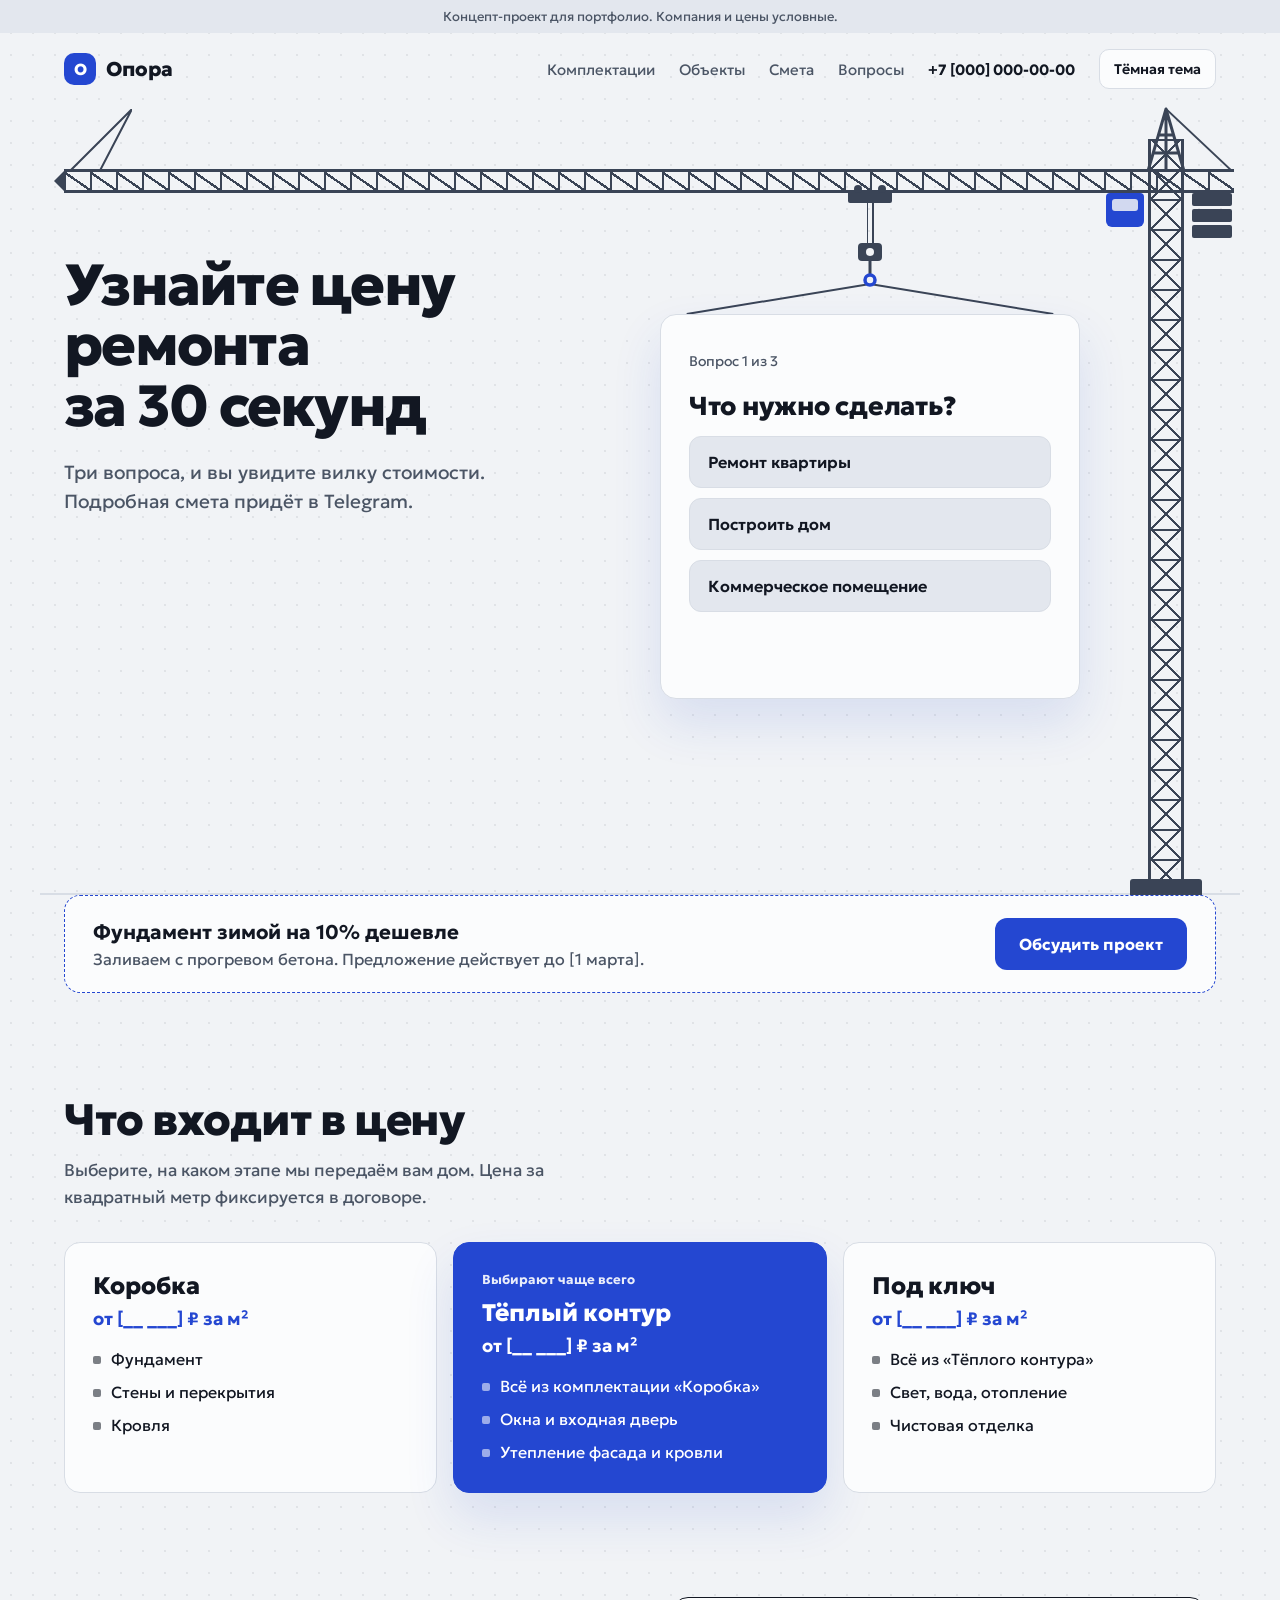
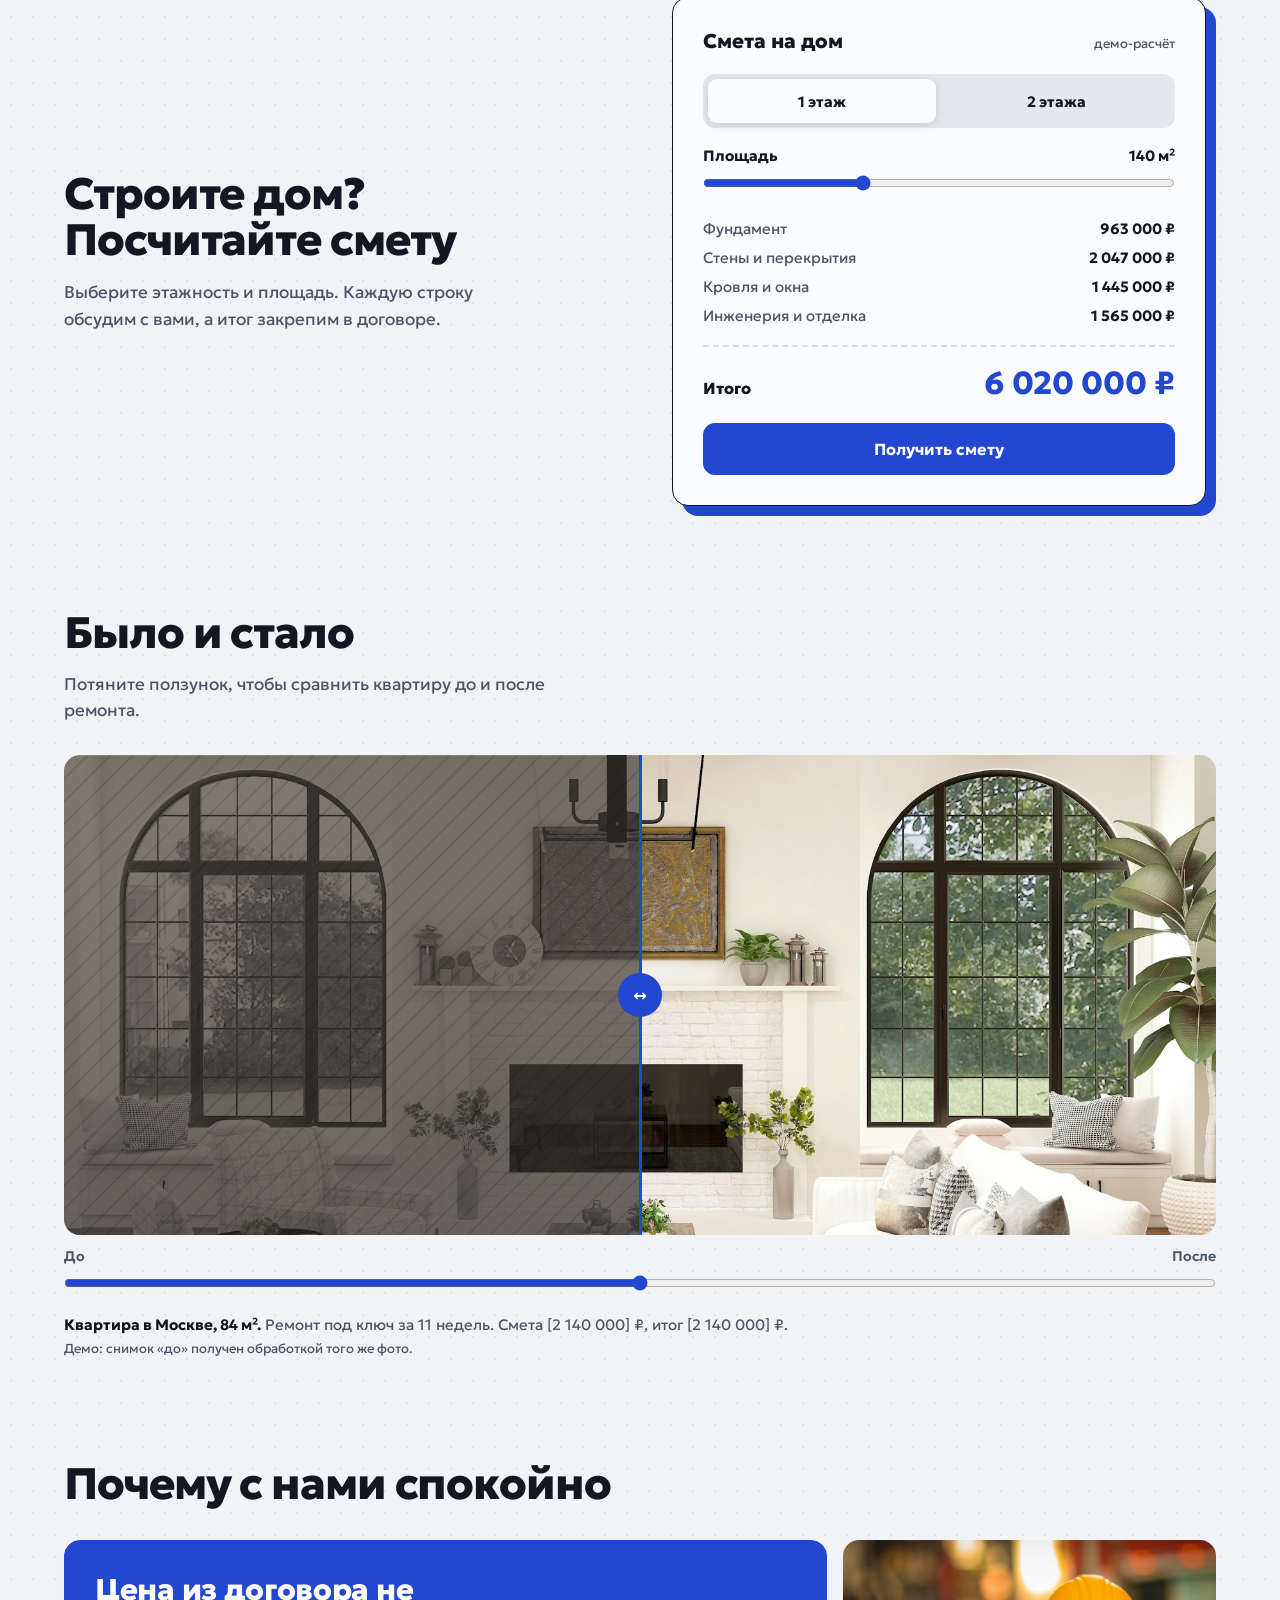
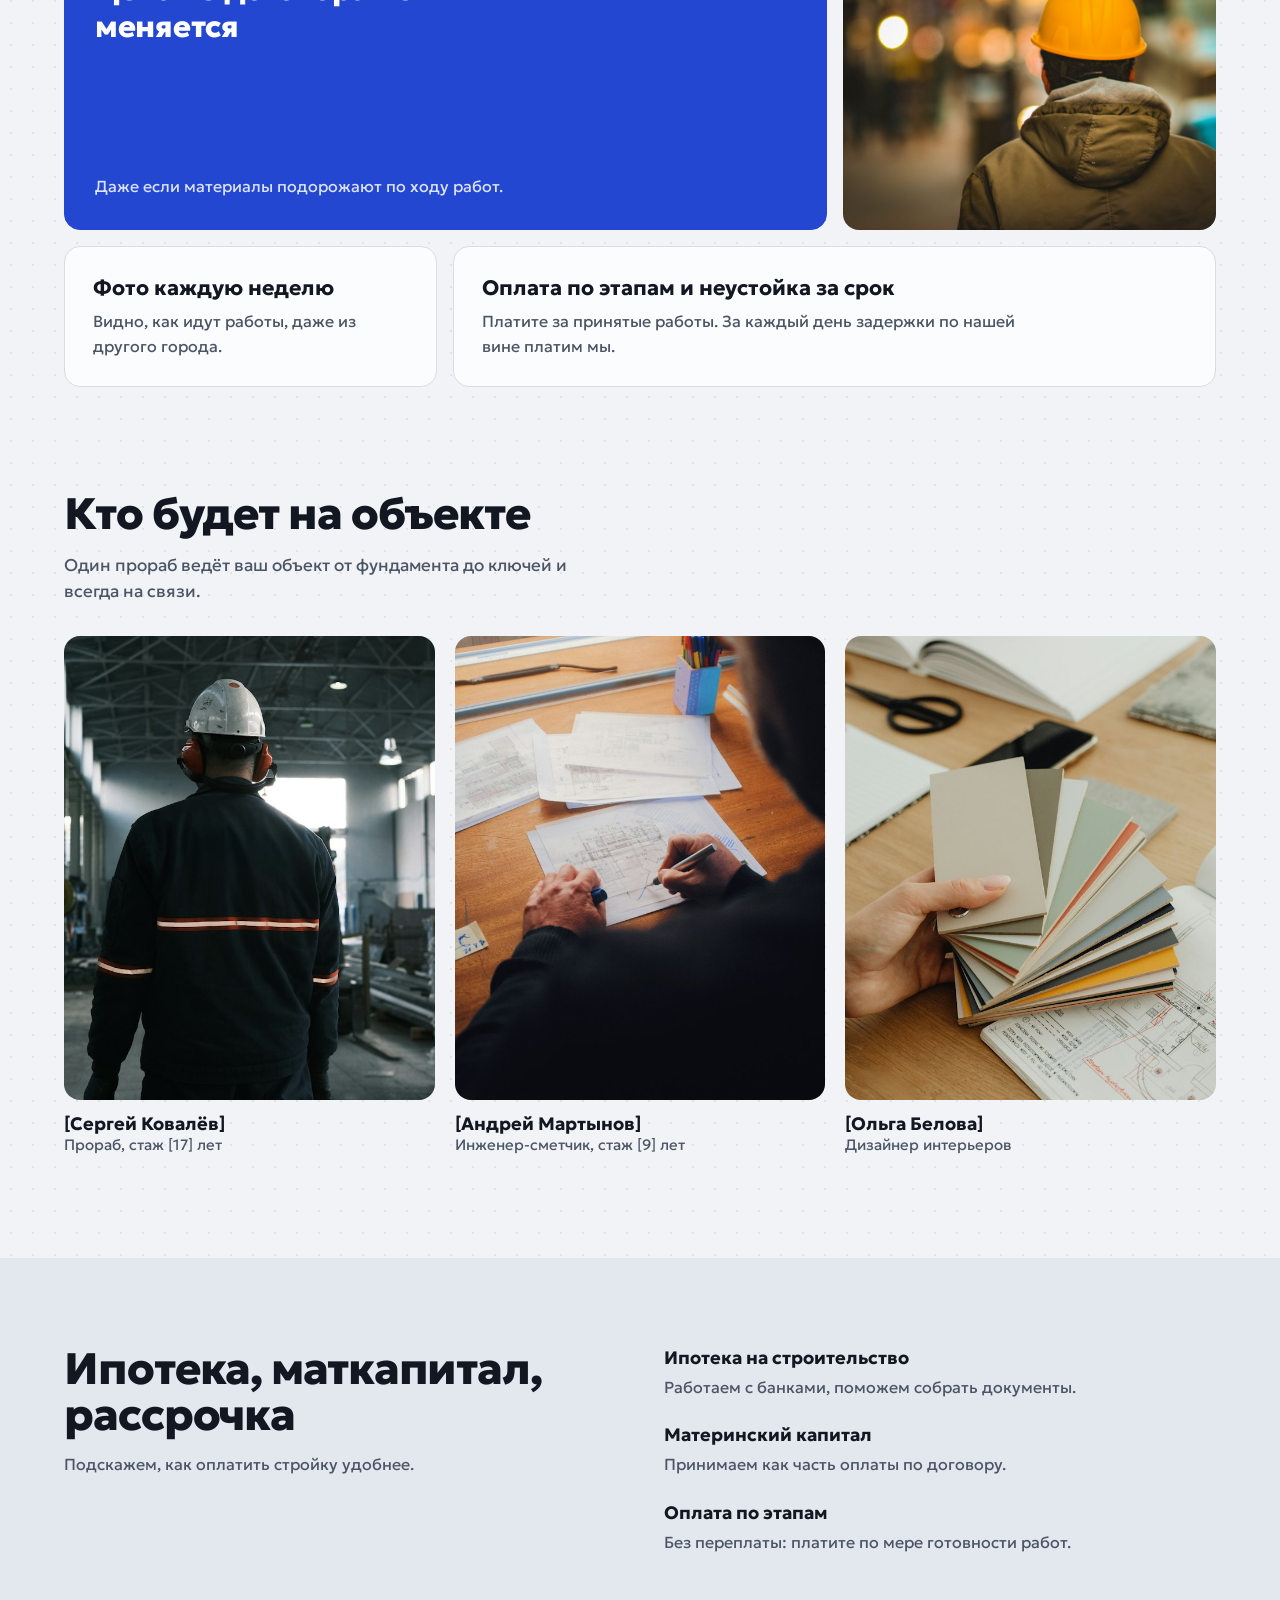
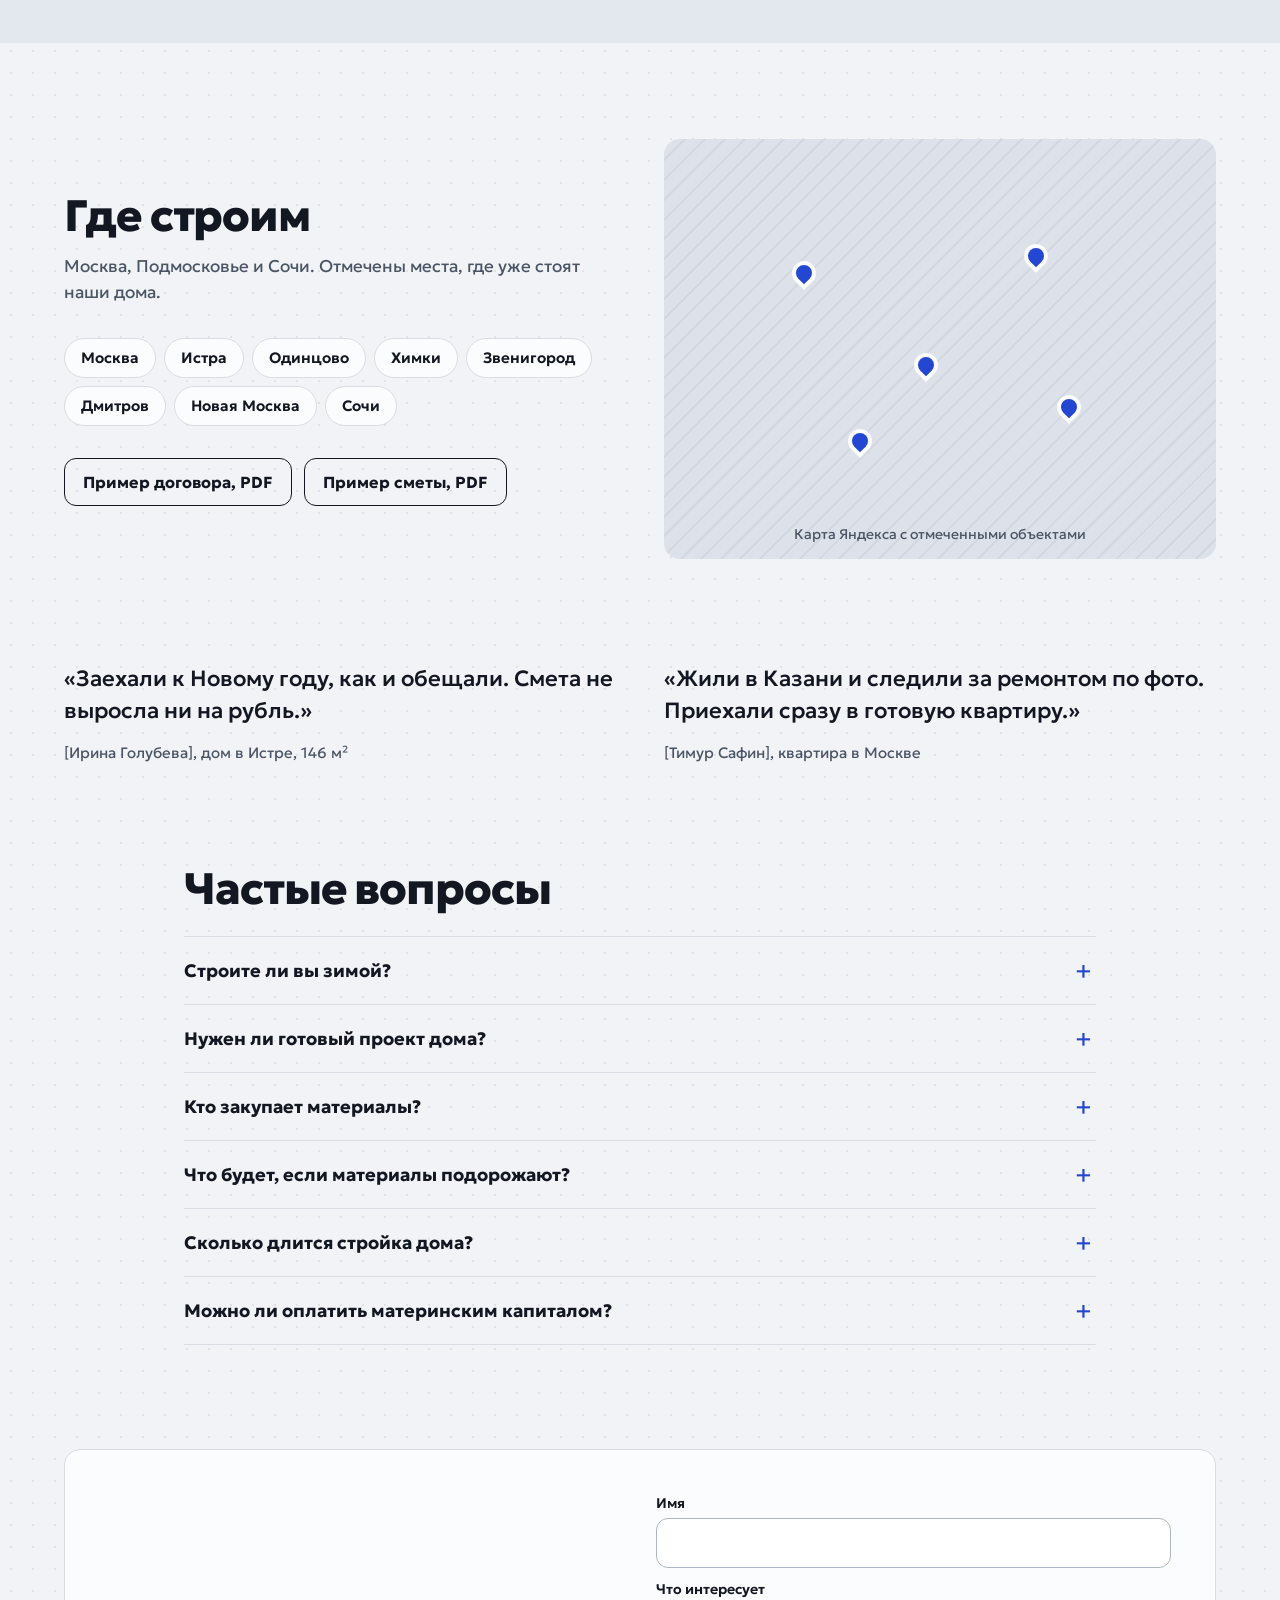
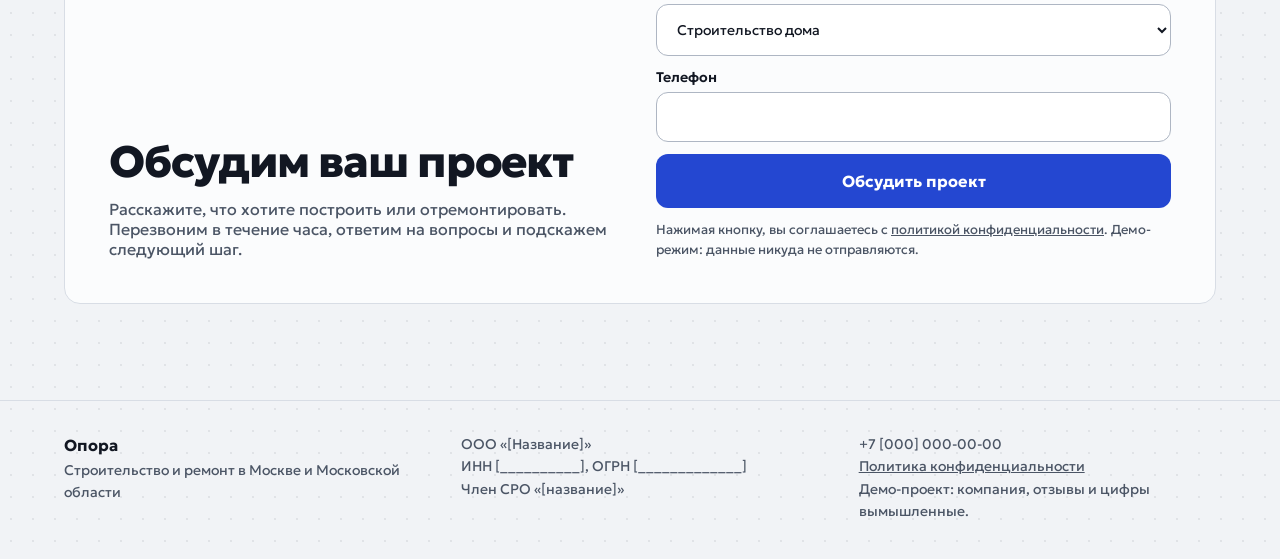
<file: index.html>
<!doctype html>
<html lang="ru">
<head>
<meta charset="utf-8">
<meta name="viewport" content="width=device-width, initial-scale=1">
<title>Опора, строительство и ремонт под ключ</title>
<meta name="description" content="Демо-концепт: строительство домов и ремонт под ключ. Узнайте вилку цены за 30 секунд. Компания и цены вымышленные.">
<meta name="robots" content="noindex">
<meta property="og:title" content="Опора, строительство и ремонт под ключ">
<meta property="og:description" content="Концепт-проект для портфолио. Компания и цены условные.">
<link rel="icon" href="data:image/svg+xml,%3Csvg xmlns='http://www.w3.org/2000/svg' viewBox='0 0 32 32'%3E%3Crect width='32' height='32' rx='9' fill='%232447D1'/%3E%3Cpath d='M10 24V8h8a5 5 0 0 1 0 10h-3' stroke='white' stroke-width='3' fill='none'/%3E%3C/svg%3E">
<link rel="preload" href="fonts/geologica-800.ttf" as="font" type="font/ttf" crossorigin>
<script>
(function(){var d=document.documentElement;d.classList.add('js');try{if(localStorage.getItem('opora-theme')==='dark')d.setAttribute('data-theme','dark')}catch(e){}})();
</script>
<link rel="stylesheet" href="styles.css?v=3">
</head>
<body>
<div class="page">
<div class="demo-bar">Концепт-проект для портфолио. Компания и цены условные.</div>

<header class="hdr">
  <a class="logo" href="#top" aria-label="Опора, на главную"><span class="logo-mark" aria-hidden="true">О</span><span class="logo-name">Опора</span></a>
  <div class="hdr-right">
    <nav class="nav" id="nav" aria-label="Основное меню">
      <a href="#tiers">Комплектации</a>
      <a href="#objects">Объекты</a>
      <a href="#estimate">Смета</a>
      <a href="#faq">Вопросы</a>
      <a class="tel" href="tel:+70000000000">+7 [000] 000-00-00</a>
    </nav>
    <button type="button" class="theme-btn" id="themeBtn" aria-pressed="false">Тёмная тема</button>
    <button type="button" class="burger" id="burger" aria-expanded="false" aria-controls="nav" aria-label="Открыть меню"><span></span></button>
  </div>
</header>

<main id="top">
<section class="hero-crane" aria-label="Расчёт стоимости">
  <div class="ground" aria-hidden="true"></div>
  <div class="base" aria-hidden="true"></div>
  <div class="mast" aria-hidden="true"></div>
  <svg class="pend-main" viewBox="0 0 100 100" preserveAspectRatio="none" aria-hidden="true"><path d="M100 0L0 100M100 0L48 100" style="stroke:var(--crane);stroke-width:2;fill:none" vector-effect="non-scaling-stroke"/></svg>
  <svg class="pend-counter" viewBox="0 0 100 100" preserveAspectRatio="none" aria-hidden="true"><path d="M0 0L100 100" style="stroke:var(--crane);stroke-width:2;fill:none" vector-effect="non-scaling-stroke"/></svg>
  <svg class="apex" viewBox="0 0 52 66" aria-hidden="true"><path d="M8 66L26 4l18 62M26 4v62M13 48h26M18 30h16" style="stroke:var(--crane);stroke-width:3;fill:none;stroke-linejoin:round"/></svg>
  <div class="jib-tip" aria-hidden="true"></div>
  <div class="jib" aria-hidden="true"></div>
  <div class="weights" aria-hidden="true"><i></i><i></i><i></i></div>
  <div class="cab" aria-hidden="true"></div>

  <div class="hero-text">
    <h1>Узнайте цену ремонта за&nbsp;30&nbsp;секунд</h1>
    <p>Три вопроса, и вы увидите вилку стоимости. Подробная смета придёт в Telegram.</p>
  </div>

  <div class="crane-col">
    <div class="m-crane" aria-hidden="true">
      <svg class="m-apex" viewBox="0 0 44 66"><path d="M6 66L22 4l16 62M22 4v62M11 46h22" style="stroke:var(--crane);stroke-width:3;fill:none;stroke-linejoin:round"/></svg>
      <div class="m-jib"></div><div class="m-mast"></div><div class="m-cab"></div><div class="m-base"></div>
    </div>
    <div class="trolley" aria-hidden="true"></div>
    <div class="hang">
      <div class="cable" aria-hidden="true"><i></i><i></i></div>
      <svg class="hook" viewBox="0 0 40 44" aria-hidden="true"><rect x="8" y="0" width="24" height="18" rx="4" style="fill:var(--crane)"/><circle cx="20" cy="9" r="4" style="fill:var(--bg)"/><path d="M20 18v14" style="stroke:var(--crane);stroke-width:3;fill:none"/><circle cx="20" cy="37" r="5" style="stroke:var(--accent);stroke-width:3.5;fill:none"/></svg>
      <svg class="slings" viewBox="0 0 440 30" preserveAspectRatio="none" aria-hidden="true"><path d="M220 0L28 30M220 0l192 30" style="stroke:var(--crane);stroke-width:2;fill:none" vector-effect="non-scaling-stroke"/></svg>

      <div class="quiz" id="quiz" aria-live="polite">
        <!-- шаги вопросов строит script.js -->
        <div class="q-panel" id="qResult" inert>
          <div class="q-sum" id="qSummary"></div>
          <div class="q-range" id="qRange"></div>
          <div class="q-note">Ориентировочно, демо-расчёт. Точную цену назовём после уточнения деталей.</div>
          <form id="qForm" novalidate>
            <div class="field">
              <label for="qtg">Telegram или телефон</label>
              <input id="qtg" name="contact" type="text" autocomplete="off" aria-describedby="qtgErr">
              <div class="err" id="qtgErr"></div>
            </div>
            <button class="btn btn-full" type="submit">Получить смету</button>
          </form>
          <button type="button" class="link-btn" id="qRestart" style="display:block;margin:8px auto 0">Пройти заново</button>
        </div>
        <div class="q-panel" id="qThanks" inert>
          <h2 class="thanks-title" tabindex="-1">Спасибо!</h2>
          <p class="thanks-text">Смета придёт на <b id="qThanksTo"></b> в течение часа. Это демо: данные никуда не отправлены.</p>
          <button type="button" class="link-btn" id="qRestart2">Пройти заново</button>
        </div>
      </div>
    </div>
  </div>
</section>
<noscript><p class="wrap" style="color:var(--muted)">Для расчёта нужен JavaScript. Оставьте заявку в форме внизу страницы.</p></noscript>

<section class="sec reveal" aria-label="Сезонное предложение">
  <div class="season">
    <div><b>Фундамент зимой на 10% дешевле</b><div>Заливаем с прогревом бетона. Предложение действует до [1 марта].</div></div>
    <a class="btn" href="#form">Обсудить проект</a>
  </div>
</section>

<section id="tiers" class="sec reveal">
  <h2 class="h2">Что входит в цену</h2>
  <p class="lead">Выберите, на каком этапе мы передаём вам дом. Цена за квадратный метр фиксируется в договоре.</p>
  <div class="tiers">
    <div class="tier"><div><h3>Коробка</h3><div class="price">от [__ ___] ₽ за м²</div></div>
      <ul class="tick"><li>Фундамент</li><li>Стены и перекрытия</li><li>Кровля</li></ul></div>
    <div class="tier main"><div><div class="badge">Выбирают чаще всего</div><h3>Тёплый контур</h3><div class="price">от [__ ___] ₽ за м²</div></div>
      <ul class="tick"><li>Всё из комплектации «Коробка»</li><li>Окна и входная дверь</li><li>Утепление фасада и кровли</li></ul></div>
    <div class="tier"><div><h3>Под ключ</h3><div class="price">от [__ ___] ₽ за м²</div></div>
      <ul class="tick"><li>Всё из «Тёплого контура»</li><li>Свет, вода, отопление</li><li>Чистовая отделка</li></ul></div>
  </div>
</section>

<section id="estimate" class="receipt reveal">
  <div>
    <h2 class="h2">Строите дом? Посчитайте смету</h2>
    <p class="lead">Выберите этажность и площадь. Каждую строку обсудим с вами, а итог закрепим в договоре.</p>
  </div>
  <div class="check">
    <div class="check-head"><b>Смета на дом</b><span>демо-расчёт</span></div>
    <div class="seg" role="group" aria-label="Этажность">
      <button type="button" id="floor1" aria-pressed="true">1 этаж</button>
      <button type="button" id="floor2" aria-pressed="false">2 этажа</button>
    </div>
    <label for="carea" class="range-label"><span>Площадь</span><span><span id="areaOut">140</span> м²</span></label>
    <input id="carea" type="range" min="60" max="300" step="5" value="140">
    <div class="lines" id="lines"></div>
    <div class="total"><span>Итого</span><span id="total"></span></div>
    <a class="btn" href="#form">Получить смету</a>
  </div>
</section>

<section id="objects" class="sec reveal">
  <h2 class="h2">Было и стало</h2>
  <p class="lead">Потяните ползунок, чтобы сравнить квартиру до и после ремонта.</p>
  <div class="ba-view" id="baView">
    <img src="img/interior.jpg" alt="Гостиная после ремонта" width="1800" height="750" loading="lazy">
    <div class="ba-before" id="baBefore"><img src="img/interior.jpg" alt="Та же гостиная до ремонта (иллюстративная обработка)" width="1800" height="750" loading="lazy"></div>
    <div class="ba-line" id="baLine"></div>
    <div class="ba-knob" id="baKnob" aria-hidden="true">↔</div>
  </div>
  <div class="ba-scale" aria-hidden="true"><span>До</span><span>После</span></div>
  <input id="baRange" type="range" min="0" max="100" value="50" aria-label="Сравнить до и после">
  <p class="ba-cap"><b>Квартира в Москве, 84 м².</b> Ремонт под ключ за 11 недель. Смета [2 140 000] ₽, итог [2 140 000] ₽.<small>Демо: снимок «до» получен обработкой того же фото.</small></p>
</section>

<section class="sec reveal">
  <h2 class="h2 bento-title">Почему с нами спокойно</h2>
  <div class="bento">
    <div class="cell big"><h3>Цена из договора не меняется</h3><p>Даже если материалы подорожают по ходу работ.</p></div>
    <div class="cell photo"><img src="img/foreman-bento.jpg" alt="Прораб в каске на объекте, вид со спины" width="900" height="700" loading="lazy"></div>
    <div class="cell"><h3>Фото каждую неделю</h3><p>Видно, как идут работы, даже из другого города.</p></div>
    <div class="cell wide"><h3>Оплата по этапам и неустойка за срок</h3><p>Платите за принятые работы. За каждый день задержки по нашей вине платим мы.</p></div>
  </div>
</section>

<section class="sec reveal">
  <h2 class="h2">Кто будет на объекте</h2>
  <p class="lead">Один прораб ведёт ваш объект от фундамента до ключей и всегда на связи.</p>
  <div class="team" role="region" aria-label="Команда на объекте, листайте вбок" tabindex="0">
    <figure><img src="img/team-foreman.jpg" alt="Прораб на объекте, вид со спины" width="640" height="800" loading="lazy"><figcaption><b>[Сергей Ковалёв]</b><div>Прораб, стаж [17] лет</div></figcaption></figure>
    <figure><img src="img/team-estimator.jpg" alt="Инженер-сметчик за чертежами" width="640" height="800" loading="lazy"><figcaption><b>[Андрей Мартынов]</b><div>Инженер-сметчик, стаж [9] лет</div></figcaption></figure>
    <figure><img src="img/team-designer.jpg" alt="Дизайнер интерьеров с палитрой образцов" width="640" height="800" loading="lazy"><figcaption><b>[Ольга Белова]</b><div>Дизайнер интерьеров</div></figcaption></figure>
  </div>
  <div class="team-nav" aria-label="Листать команду">
    <button type="button" id="teamPrev" aria-label="Предыдущий">&larr;</button>
    <span id="teamCount" aria-live="polite">1 / 3</span>
    <button type="button" id="teamNext" aria-label="Следующий">&rarr;</button>
  </div>
</section>

<section class="tint reveal">
  <div class="tint-in">
    <div><h2 class="h2">Ипотека, маткапитал, рассрочка</h2><p>Подскажем, как оплатить стройку удобнее.</p></div>
    <div class="tint-list">
      <div><b>Ипотека на строительство</b><p>Работаем с банками, поможем собрать документы.</p></div>
      <div><b>Материнский капитал</b><p>Принимаем как часть оплаты по договору.</p></div>
      <div><b>Оплата по этапам</b><p>Без переплаты: платите по мере готовности работ.</p></div>
    </div>
  </div>
</section>

<section class="where reveal">
  <div>
    <h2 class="h2">Где строим</h2>
    <p class="lead">Москва, Подмосковье и Сочи. Отмечены места, где уже стоят наши дома.</p>
    <div class="pills"><span class="pill">Москва</span><span class="pill">Истра</span><span class="pill">Одинцово</span><span class="pill">Химки</span><span class="pill">Звенигород</span><span class="pill">Дмитров</span><span class="pill">Новая Москва</span><span class="pill">Сочи</span></div>
    <div class="docs">
      <a class="doc-link" href="docs/primer-dogovora.pdf" target="_blank" rel="noopener">Пример договора, PDF</a>
      <a class="doc-link" href="docs/primer-smety.pdf" target="_blank" rel="noopener">Пример сметы, PDF</a>
    </div>
  </div>
  <div class="map" role="img" aria-label="Заглушка карты с отмеченными объектами">
    <i class="map-pin" style="left:24%;top:30%"></i><i class="map-pin" style="left:46%;top:52%"></i><i class="map-pin" style="left:66%;top:26%"></i><i class="map-pin" style="left:72%;top:62%"></i><i class="map-pin" style="left:34%;top:70%"></i>
    <span>Карта Яндекса с отмеченными объектами</span>
  </div>
</section>

<section class="reviews reveal" aria-label="Отзывы">
  <figure><blockquote>«Заехали к Новому году, как и обещали. Смета не выросла ни на рубль.»</blockquote><figcaption>[Ирина Голубева], дом в Истре, 146 м²</figcaption></figure>
  <figure><blockquote>«Жили в Казани и следили за ремонтом по фото. Приехали сразу в готовую квартиру.»</blockquote><figcaption>[Тимур Сафин], квартира в Москве</figcaption></figure>
</section>

<section id="faq" class="sec faq reveal">
  <h2 class="h2">Частые вопросы</h2>
  <details><summary>Строите ли вы зимой?</summary><p>Да. Фундамент заливаем с прогревом бетона, коробку и кровлю ведём круглый год. Зимой часть работ даже дешевле.</p></details>
  <details><summary>Нужен ли готовый проект дома?</summary><p>Нет. Можно выбрать один из наших проектов или заказать свой. Если проект уже есть, проверим его и посчитаем по нему смету.</p></details>
  <details><summary>Кто закупает материалы?</summary><p>Мы, по ценам поставщиков, с которыми работаем давно. Все материалы и их стоимость видны в смете.</p></details>
  <details><summary>Что будет, если материалы подорожают?</summary><p>Ничего для вас. Цена закреплена в договоре, и разницу берём на себя.</p></details>
  <details><summary>Сколько длится стройка дома?</summary><p>Коробка дома до 150 м² обычно занимает 2-3 месяца, под ключ 4-6 месяцев. Точный срок пропишем в договоре.</p></details>
  <details><summary>Можно ли оплатить материнским капиталом?</summary><p>Да, принимаем маткапитал как часть оплаты и помогаем с документами для Социального фонда.</p></details>
</section>

<section id="form" class="sec reveal" style="padding-bottom:96px">
  <div class="form-box">
    <div><h2 class="h2">Обсудим ваш проект</h2><p>Расскажите, что хотите построить или отремонтировать. Перезвоним в течение часа, ответим на вопросы и подскажем следующий шаг.</p></div>
    <div>
      <form id="mForm" novalidate>
        <div class="field"><label for="mname">Имя</label><input id="mname" name="name" type="text" autocomplete="name" aria-describedby="mnameErr"><div class="err" id="mnameErr"></div></div>
        <div class="field"><label for="mtopic">Что интересует</label><select id="mtopic" name="topic"><option>Строительство дома</option><option>Ремонт квартиры</option><option>Коммерческое помещение</option><option>Пока не знаю, нужна консультация</option></select></div>
        <div class="field"><label for="mtel">Телефон</label><input id="mtel" name="tel" type="tel" autocomplete="tel" inputmode="tel" aria-describedby="mtelErr"><div class="err" id="mtelErr"></div></div>
        <button class="btn btn-full" type="submit">Обсудить проект</button>
        <div class="fine">Нажимая кнопку, вы соглашаетесь с <a href="privacy.html">политикой конфиденциальности</a>. Демо-режим: данные никуда не отправляются.</div>
      </form>
      <div class="form-ok" id="mOk" role="status" tabindex="-1"><b>Спасибо!</b><span class="fine">Мы перезвоним в течение часа. Это демо: заявка никуда не отправлена.</span></div>
    </div>
  </div>
</section>
</main>

<footer class="ftr">
  <div class="ftr-in">
    <div><b>Опора</b><br>Строительство и ремонт в Москве и Московской области</div>
    <div>ООО «[Название]»<br>ИНН [__________], ОГРН [_____________]<br>Член СРО «[название]»</div>
    <div>+7 [000] 000-00-00<br><a href="privacy.html">Политика конфиденциальности</a><br>Демо-проект: компания, отзывы и цифры вымышленные.</div>
  </div>
</footer>
</div>
<script src="script.js?v=3"></script>
</body>
</html>
</file>
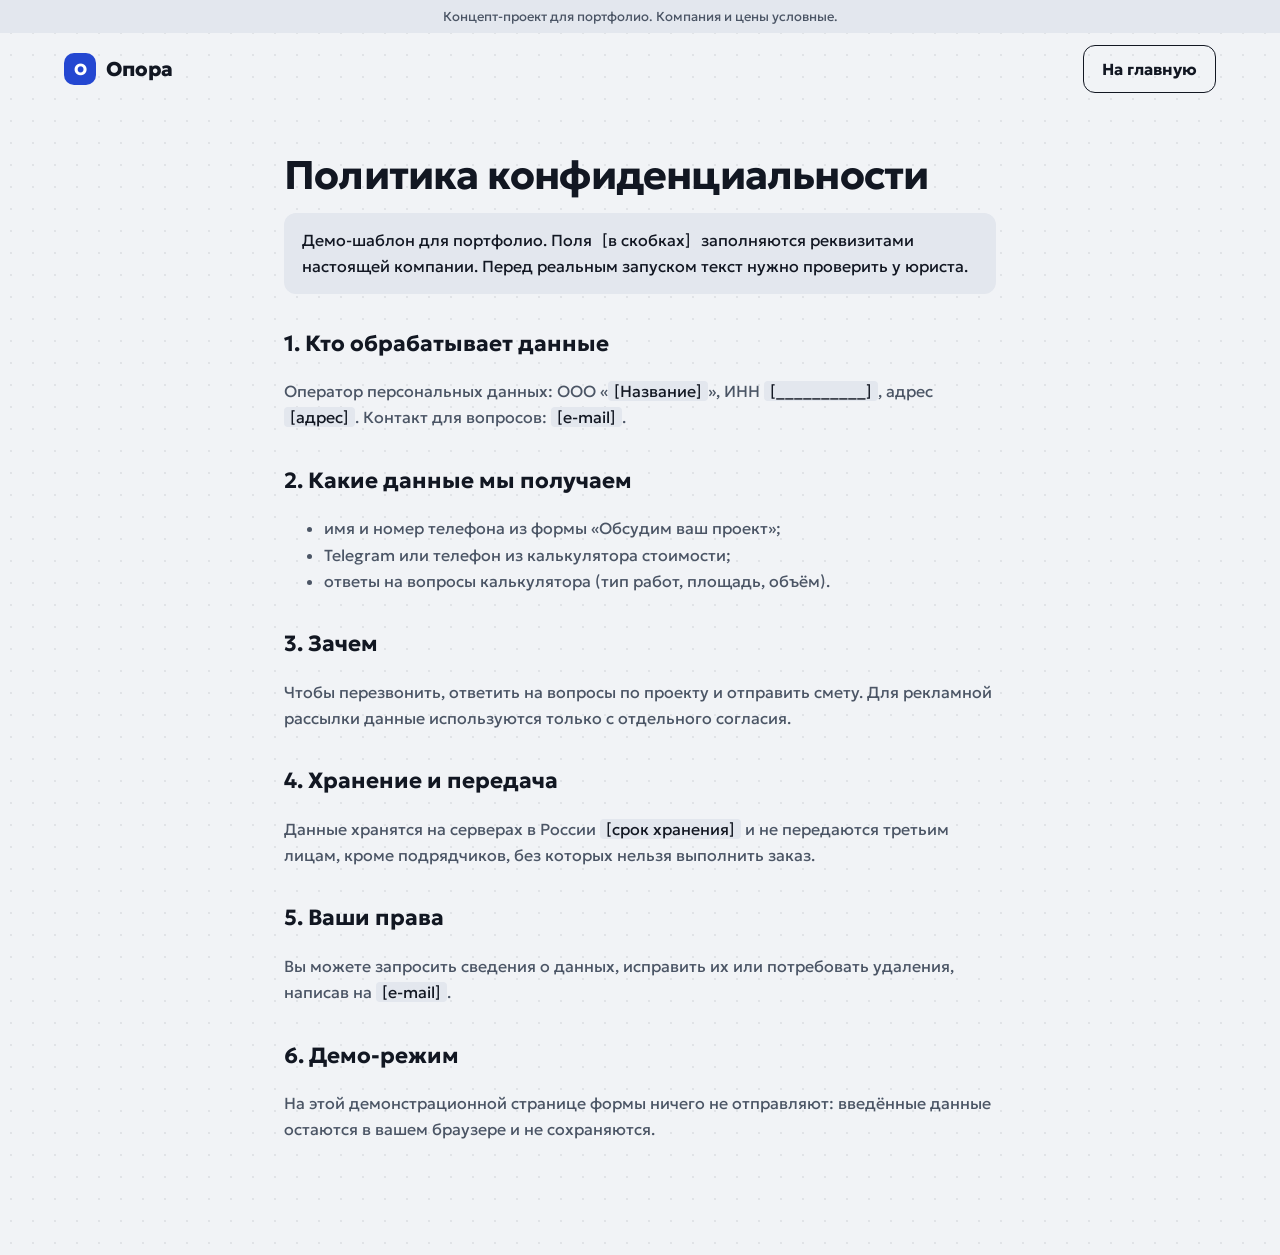
<file: privacy.html>
<!doctype html>
<html lang="ru">
<head>
<meta charset="utf-8">
<meta name="viewport" content="width=device-width, initial-scale=1">
<title>Политика конфиденциальности, Опора</title>
<meta name="robots" content="noindex">
<script>
(function(){var d=document.documentElement;try{if(localStorage.getItem('opora-theme')==='dark')d.setAttribute('data-theme','dark')}catch(e){}})();
</script>
<link rel="stylesheet" href="styles.css?v=3">
</head>
<body>
<div class="page" style="min-height:100vh">
<div class="demo-bar">Концепт-проект для портфолио. Компания и цены условные.</div>
<header class="hdr">
  <a class="logo" href="index.html" aria-label="Опора, на главную"><span class="logo-mark" aria-hidden="true">О</span><span class="logo-name">Опора</span></a>
  <a class="doc-link" href="index.html">На главную</a>
</header>
<main class="doc">
  <h1>Политика конфиденциальности</h1>
  <p class="warn">Демо-шаблон для портфолио. Поля <span class="fill">[в скобках]</span> заполняются реквизитами настоящей компании. Перед реальным запуском текст нужно проверить у юриста.</p>

  <h2>1. Кто обрабатывает данные</h2>
  <p>Оператор персональных данных: ООО «<span class="fill">[Название]</span>», ИНН <span class="fill">[__________]</span>, адрес <span class="fill">[адрес]</span>. Контакт для вопросов: <span class="fill">[e-mail]</span>.</p>

  <h2>2. Какие данные мы получаем</h2>
  <ul>
    <li>имя и номер телефона из формы «Обсудим ваш проект»;</li>
    <li>Telegram или телефон из калькулятора стоимости;</li>
    <li>ответы на вопросы калькулятора (тип работ, площадь, объём).</li>
  </ul>

  <h2>3. Зачем</h2>
  <p>Чтобы перезвонить, ответить на вопросы по проекту и отправить смету. Для рекламной рассылки данные используются только с отдельного согласия.</p>

  <h2>4. Хранение и передача</h2>
  <p>Данные хранятся на серверах в России <span class="fill">[срок хранения]</span> и не передаются третьим лицам, кроме подрядчиков, без которых нельзя выполнить заказ.</p>

  <h2>5. Ваши права</h2>
  <p>Вы можете запросить сведения о данных, исправить их или потребовать удаления, написав на <span class="fill">[e-mail]</span>.</p>

  <h2>6. Демо-режим</h2>
  <p>На этой демонстрационной странице формы ничего не отправляют: введённые данные остаются в вашем браузере и не сохраняются.</p>
</main>
</div>
</body>
</html>
</file>
<file: styles.css>
/* Опора: демо-лендинг. Темы: «Кобальт» (светлая, по умолчанию) и «Сигнал» (тёмная). */
@font-face{font-family:"Geologica";font-weight:400;font-style:normal;font-display:swap;src:url(fonts/geologica-400.ttf) format("truetype")}
@font-face{font-family:"Geologica";font-weight:500;font-style:normal;font-display:swap;src:url(fonts/geologica-500.ttf) format("truetype")}
@font-face{font-family:"Geologica";font-weight:600;font-style:normal;font-display:swap;src:url(fonts/geologica-600.ttf) format("truetype")}
@font-face{font-family:"Geologica";font-weight:700;font-style:normal;font-display:swap;src:url(fonts/geologica-700.ttf) format("truetype")}
@font-face{font-family:"Geologica";font-weight:800;font-style:normal;font-display:swap;src:url(fonts/geologica-800.ttf) format("truetype")}

:root{
  --bg:#F1F3F6;--card:#FBFCFD;--soft:#E3E7EE;--text:#121722;--muted:#4B5565;--line:#D8DDE5;
  --accent:#2447D1;--accentInk:#FFFFFF;--accentText:#2447D1;--accentSub:#DCE3FF;
  --ph:#DCE1EA;--phLine:rgba(18,23,34,.05);--phText:#4B5565;
  --inputLine:#AEB6C3;--inputBg:#FFFFFF;--crane:#3A4456;--dot:rgba(18,23,34,.075);
  --shadow:0 24px 50px rgba(36,71,209,.12);--error:#B3261E;
  color-scheme:light;
}
:root[data-theme="dark"]{
  --bg:#0E161B;--card:#15222A;--soft:#1B2B35;--text:#E9EFF2;--muted:#9DB0BA;--line:#2B3E49;
  --accent:#FF7A3D;--accentInk:#0E161B;--accentText:#FF8F5C;--accentSub:#3D1B09;
  --ph:#1B2B35;--phLine:rgba(255,255,255,.035);--phText:#9DB0BA;
  --inputLine:#4C6573;--inputBg:#0E161B;--crane:#8CA3AF;--dot:rgba(255,255,255,.05);
  --shadow:0 24px 50px rgba(0,0,0,.35);--error:#FF8A80;
  color-scheme:dark;
}

*,*::before,*::after{box-sizing:border-box}
html{-webkit-text-size-adjust:100%}
body{margin:0}
a{color:inherit}
img{display:block;max-width:100%}
button{font:inherit}
:focus-visible{outline:3px solid var(--accentText);outline-offset:3px;border-radius:6px}

.page{background-color:var(--bg);color:var(--text);font-family:"Geologica",system-ui,sans-serif;transition:background-color .3s ease,color .3s ease;overflow-x:clip;
  background-image:radial-gradient(var(--dot) 1.1px,transparent 1.4px);background-size:22px 22px}
.wrap{max-width:1200px;margin:0 auto;padding-left:24px;padding-right:24px}
.sr-only{position:absolute;width:1px;height:1px;overflow:hidden;clip:rect(0 0 0 0);white-space:nowrap}

.demo-bar{font-size:13px;text-align:center;padding:8px 16px;background:var(--soft);color:var(--muted)}

/* Шапка */
.hdr{max-width:1200px;margin:0 auto;padding:0 24px;height:72px;display:flex;justify-content:space-between;align-items:center;gap:16px;position:relative}
.logo{display:flex;align-items:center;gap:10px;text-decoration:none}
.logo-mark{width:32px;height:32px;border-radius:10px;background:var(--accent);color:var(--accentInk);display:flex;align-items:center;justify-content:center;font-weight:800}
.logo-name{font-weight:800;font-size:20px}
.hdr-right{display:flex;align-items:center;gap:24px}
.nav{display:flex;gap:24px;font-size:15px;align-items:center}
.nav a{text-decoration:none;color:var(--muted);transition:color .15s ease}
.nav a:hover{color:var(--text)}
.nav a.tel{color:var(--text);font-weight:700;white-space:nowrap}
.theme-btn{min-height:40px;padding:0 14px;border-radius:10px;border:1.5px solid var(--line);background:var(--card);color:var(--text);font-size:14px;font-weight:600;cursor:pointer;white-space:nowrap}
.burger{display:none;width:44px;height:44px;border-radius:10px;border:1.5px solid var(--line);background:var(--card);color:var(--text);cursor:pointer;padding:0;align-items:center;justify-content:center}
.burger span,.burger span::before,.burger span::after{display:block;width:20px;height:2px;background:currentColor;border-radius:2px;position:relative;transition:transform .2s ease,background-color .2s ease}
.burger span::before,.burger span::after{content:"";position:absolute;left:0}
.burger span::before{top:-6px}.burger span::after{top:6px}
.burger[aria-expanded="true"] span{background:transparent}
.burger[aria-expanded="true"] span::before{transform:translateY(6px) rotate(45deg)}
.burger[aria-expanded="true"] span::after{transform:translateY(-6px) rotate(-45deg)}

/* Общие кнопки и заголовки */
.btn{transition:transform .15s ease,opacity .15s ease;cursor:pointer;border:none;font-weight:700;color:var(--accentInk);background:var(--accent);border-radius:12px;text-decoration:none}
.btn:hover{opacity:.92}
.btn:active{transform:translateY(1px)}
.h2{font-weight:800;font-size:44px;letter-spacing:-.025em;line-height:1.05;margin:0 0 14px}
.lead{margin:0 0 32px;color:var(--muted);font-size:17px;line-height:1.55;max-width:560px}
.sec{max-width:1200px;margin:0 auto;padding:0 24px 104px}

/* Первый экран с краном */
.hero-crane{position:relative;max-width:1200px;margin:0 auto;min-height:790px;padding:0 160px 56px 24px;display:grid;grid-template-columns:minmax(0,1fr) 420px;column-gap:36px;align-items:start}
.ground{position:absolute;left:0;right:0;bottom:0;height:2px;background:var(--line)}
.base{position:absolute;right:38px;bottom:0;width:72px;height:16px;background:var(--crane);border-radius:3px 3px 0 0}
.mast{position:absolute;right:56px;top:34px;bottom:16px;width:36px;border-left:3px solid var(--crane);border-right:3px solid var(--crane);background-image:linear-gradient(to bottom,var(--crane) 0 2px,transparent 2px),linear-gradient(to top right,transparent calc(50% - 1.2px),var(--crane) calc(50% - 1.2px) calc(50% + 1.2px),transparent calc(50% + 1.2px)),linear-gradient(to bottom right,transparent calc(50% - 1.2px),var(--crane) calc(50% - 1.2px) calc(50% + 1.2px),transparent calc(50% + 1.2px));background-size:100% 30px}
.apex{position:absolute;right:48px;top:0;width:52px;height:66px}
.pend-main{position:absolute;left:30px;right:74px;top:4px;height:62px}
.pend-counter{position:absolute;right:8px;top:4px;width:66px;height:62px}
.jib{position:absolute;left:24px;right:6px;top:64px;height:24px;border-top:3px solid var(--crane);border-bottom:3px solid var(--crane);background-image:linear-gradient(to right,var(--crane) 0 2px,transparent 2px),linear-gradient(to top right,transparent calc(50% - 1.2px),var(--crane) calc(50% - 1.2px) calc(50% + 1.2px),transparent calc(50% + 1.2px));background-size:26px 100%}
.jib-tip{position:absolute;left:14px;top:64px;width:12px;height:24px;background:var(--crane);clip-path:polygon(100% 0,100% 100%,0 50%)}
.weights{position:absolute;right:8px;top:88px;display:flex;flex-direction:column;gap:3px}
.weights i{display:block;width:40px;height:13px;background:var(--crane);border-radius:2px}
.cab{position:absolute;right:96px;top:88px;width:38px;height:34px;border-radius:4px 4px 6px 6px;background:var(--accent)}
.cab::after{content:"";position:absolute;left:6px;right:6px;top:6px;height:12px;border-radius:3px;background:var(--bg);opacity:.85}
.hero-text{position:relative;z-index:2;padding-top:150px;max-width:500px}
.hero-text h1{font-weight:800;font-size:clamp(38px,4.6vw,58px);line-height:1.04;letter-spacing:-.03em;margin:0 0 22px}
.hero-text p{font-size:19px;line-height:1.55;color:var(--muted);margin:0;max-width:440px}
.crane-col{position:relative;z-index:3}
.trolley{position:absolute;top:86px;left:50%;width:44px;height:12px;margin-left:-22px;background:var(--crane);border-radius:2px}
.trolley::before,.trolley::after{content:"";position:absolute;top:-6px;width:8px;height:8px;border-radius:50%;background:var(--crane)}
.trolley::before{left:6px}.trolley::after{right:6px}
.hang{position:relative;z-index:1;margin-top:98px;display:flex;flex-direction:column;align-items:center;transform-origin:50% 0;animation:sway 4.2s ease-in-out infinite alternate}
.hang:hover,.hang:focus-within{animation-play-state:paused}
.cable{display:flex;gap:4px;height:40px}
.cable i{display:block;width:1.5px;height:100%;background:var(--crane)}
.hook{display:block;width:40px;height:44px;position:relative;z-index:1}
.slings{display:block;width:100%;height:30px;margin-top:-3px}
@keyframes sway{from{transform:rotate(-1.5deg)}to{transform:rotate(1.5deg)}}
.m-crane{display:none}

/* Карточка-квиз: все шаги в одной ячейке, высота по самому высокому */
.quiz{width:100%;background:var(--card);border:1.5px solid var(--line);border-radius:16px;padding:24px 28px;box-shadow:var(--shadow);display:grid}
.q-panel{grid-area:1/1;min-width:0}
.q-panel[inert]{visibility:hidden}
.q-top{display:flex;justify-content:space-between;align-items:center;min-height:44px;margin-bottom:8px}
.q-step{font-size:14px;color:var(--muted)}
.link-btn{background:none;border:none;font-size:14px;color:var(--muted);cursor:pointer;min-height:44px;padding:0 4px;text-decoration:underline;text-underline-offset:3px}
.link-btn:hover{color:var(--text)}
.q-title{font-weight:800;font-size:26px;letter-spacing:-.01em;margin:0 0 14px;line-height:1.2}
.q-title:focus{outline:none}
.opts{display:grid;gap:10px}
.opt{min-height:52px;padding:0 18px;text-align:left;background:var(--soft);border:1.5px solid var(--line);border-radius:12px;font-size:16px;font-weight:600;color:var(--text);cursor:pointer;transition:border-color .15s ease,transform .15s ease}
.opt:hover{border-color:var(--accent)}
.opt:active{transform:translateY(1px)}
.opt[aria-pressed="true"]{border-color:var(--accent);box-shadow:inset 0 0 0 1px var(--accent)}
.q-sum{font-size:14px;color:var(--muted);margin-bottom:6px;min-height:21px}
.q-range{font-weight:800;font-size:36px;letter-spacing:-.02em;color:var(--accentText);line-height:1.15}
.q-note{font-size:13px;color:var(--muted);margin:6px 0 20px}
.field{display:grid;gap:6px;font-size:14px;font-weight:600;margin-bottom:12px}
.field input{width:100%;padding:15px 16px;border-radius:12px;border:1.5px solid var(--inputLine);background:var(--inputBg);color:var(--text);font:inherit;font-weight:400}
.field input::placeholder{color:var(--muted);opacity:1}
.field input[aria-invalid="true"]{border-color:var(--error)}
.err{font-size:13px;font-weight:500;color:var(--error);min-height:0}
.err:empty{display:none}
.btn-full{width:100%;padding:17px}
.thanks-title{font-weight:800;font-size:28px;letter-spacing:-.01em;margin:0 0 10px}
.thanks-text{color:var(--muted);line-height:1.55;margin:0 0 14px}

/* Сезонная полоса */
.season{display:flex;flex-wrap:wrap;justify-content:space-between;align-items:center;gap:16px 28px;padding:22px 28px;border-radius:16px;border:1.5px dashed var(--accent);background:var(--card)}
.season b{font-size:20px}
.season div div{color:var(--muted);margin-top:4px}
.season .btn{padding:16px 24px;white-space:nowrap}

/* Комплектации */
.tiers{display:grid;grid-template-columns:repeat(auto-fit,minmax(min(280px,100%),1fr));gap:16px;align-items:stretch}
.tier{background:var(--card);border:1.5px solid var(--line);border-radius:16px;padding:28px;display:flex;flex-direction:column;gap:18px}
.tier h3{margin:0 0 6px;font-size:24px;font-weight:800}
.tier .price{font-size:18px;font-weight:700;color:var(--accentText)}
.tier.main{background:var(--accent);color:var(--accentInk);border-color:var(--accent);box-shadow:var(--shadow)}
.tier.main .price{color:inherit}
.tier .badge{font-size:13px;font-weight:700;margin-bottom:10px;opacity:.9}
.tick{list-style:none;margin:0;padding:0;display:grid;gap:10px}
.tick li{display:flex;gap:10px;align-items:baseline;line-height:1.45}
.tick li::before{content:"";flex:0 0 8px;height:8px;border-radius:2px;background:currentColor;opacity:.55;transform:translateY(-1px)}

/* Смета */
.receipt{max-width:1200px;margin:0 auto;padding:0 24px 104px;display:grid;grid-template-columns:repeat(auto-fit,minmax(min(360px,100%),1fr));gap:64px;align-items:center}
.receipt .h2{line-height:1.04;margin-bottom:16px}
.receipt .lead{font-size:17px;line-height:1.6;max-width:420px;margin:0}
.check{background:var(--card);border:1.5px solid var(--text);border-radius:16px;padding:30px;box-shadow:10px 10px 0 var(--accent);margin-right:10px}
.check-head{display:flex;justify-content:space-between;align-items:baseline;gap:12px;margin-bottom:20px}
.check-head b{font-size:20px;font-weight:800}
.check-head span{font-size:13px;color:var(--muted)}
.seg{display:grid;grid-template-columns:repeat(2,minmax(0,1fr));gap:6px;padding:5px;background:var(--soft);border-radius:12px;margin-bottom:18px}
.seg button{min-height:44px;border-radius:9px;border:none;font-weight:700;font-size:15px;cursor:pointer;background:transparent;color:var(--text)}
.seg button[aria-pressed="true"]{background:var(--card);box-shadow:0 2px 8px rgba(0,0,0,.12)}
.range-label{display:flex;justify-content:space-between;font-weight:700;font-size:15px}
input[type=range]{width:100%;accent-color:var(--accent);height:28px;margin:4px 0 0}
.lines{display:grid;gap:10px;margin:18px 0 0;font-size:15px}
.lines div{display:flex;justify-content:space-between;gap:12px}
.lines span{color:var(--muted)}
.total{display:flex;justify-content:space-between;align-items:baseline;gap:12px;margin-top:20px;padding-top:16px;border-top:2px dashed var(--line)}
.total span:first-child{font-weight:800}
.total span:last-child{font-weight:800;font-size:32px;color:var(--accentText)}
.check .btn{display:block;width:100%;margin-top:20px;padding:16px;text-align:center}

/* Было и стало */
.ba-view{position:relative;height:480px;border-radius:16px;overflow:hidden;touch-action:pan-y;cursor:ew-resize;user-select:none;background:var(--ph)}
.ba-view img{position:absolute;inset:0;width:100%;height:100%;object-fit:cover;pointer-events:none}
.ba-before{position:absolute;inset:0;clip-path:inset(0 50% 0 0)}
.ba-before img{filter:grayscale(.85) contrast(.7) brightness(.62) sepia(.25)}
.ba-before::after{content:"";position:absolute;inset:0;background:repeating-linear-gradient(135deg,rgba(0,0,0,.10) 0 2px,transparent 2px 16px),linear-gradient(180deg,rgba(90,80,70,.25),rgba(40,36,32,.35))}
.ba-line{position:absolute;top:0;bottom:0;left:50%;width:3px;margin-left:-1.5px;background:var(--accent);pointer-events:none}
.ba-knob{position:absolute;top:50%;left:50%;width:44px;height:44px;margin:-22px 0 0 -22px;border-radius:50%;background:var(--accent);color:var(--accentInk);display:flex;align-items:center;justify-content:center;font-weight:800;pointer-events:none}
.ba-scale{display:flex;justify-content:space-between;margin-top:12px;font-size:14px;font-weight:600;color:var(--muted)}
.ba-cap{margin:14px 0 0;font-size:15px;color:var(--muted)}
.ba-cap b{color:var(--text)}
.ba-cap small{display:block;margin-top:6px;font-size:13px}

/* Бенто */
.bento-title{margin:0 0 32px;max-width:620px}
.bento{display:grid;grid-template-columns:repeat(3,minmax(0,1fr));gap:16px}
.cell{border-radius:16px;padding:28px;background:var(--card);border:1.5px solid var(--line)}
.cell h3{margin:0 0 8px;font-size:21px;font-weight:700}
.cell p{margin:0;color:var(--muted);line-height:1.55}
.cell.big{grid-column:span 2;background:var(--accent);color:var(--accentInk);border-color:var(--accent);padding:30px;min-height:220px;display:flex;flex-direction:column;justify-content:space-between}
.cell.big h3{font-size:30px;font-weight:800;letter-spacing:-.01em;max-width:460px}
.cell.big p{color:var(--accentSub);max-width:460px}
.cell.photo{padding:0;overflow:hidden;min-height:220px;border:none}
.cell.photo img{width:100%;height:100%;object-fit:cover;min-height:220px}
.cell.wide{grid-column:span 2}
.cell.wide p{max-width:560px}

/* Команда */
.team{display:grid;grid-template-columns:repeat(auto-fit,minmax(min(240px,100%),1fr));gap:20px}
.team figure{margin:0}
.team img{width:100%;height:auto;aspect-ratio:4/5;object-fit:cover;border-radius:16px;background:var(--ph)}
.team figcaption{margin-top:12px}
.team figcaption b{font-size:18px}
.team figcaption div{color:var(--muted);font-size:15px}

/* Ипотека */
.tint{background:var(--soft)}
.tint-in{max-width:1200px;margin:0 auto;padding:88px 24px;display:grid;grid-template-columns:repeat(auto-fit,minmax(min(300px,100%),1fr));gap:32px 48px;align-items:start}
.tint-in p{margin:0;color:var(--muted);line-height:1.55}
.tint-list{display:grid;gap:24px}
.tint-list b{font-size:18px}
.tint-list p{margin-top:6px}

/* Где строим */
.where{max-width:1200px;margin:0 auto;padding:96px 24px 104px;display:grid;grid-template-columns:repeat(auto-fit,minmax(min(340px,100%),1fr));gap:48px;align-items:center}
.where .lead{margin-bottom:32px}
.pills{display:flex;flex-wrap:wrap;gap:8px}
.pill{display:inline-flex;align-items:center;min-height:40px;padding:0 16px;border-radius:999px;border:1.5px solid var(--line);background:var(--card);font-size:15px;font-weight:600}
.docs{display:flex;flex-wrap:wrap;gap:12px;margin-top:32px}
.doc-link{display:inline-flex;align-items:center;min-height:48px;padding:0 18px;border-radius:12px;border:1.5px solid var(--text);text-decoration:none;font-weight:700;transition:background-color .15s ease}
.doc-link:hover{background:var(--soft)}
.map{height:420px;border-radius:16px;position:relative;overflow:hidden;background-color:var(--ph);background-image:repeating-linear-gradient(135deg,var(--phLine) 0 2px,transparent 2px 14px);display:flex;align-items:flex-end;justify-content:center;padding:16px;text-align:center;color:var(--phText);font-size:14px}
.map-pin{position:absolute;width:16px;height:16px;border-radius:50% 50% 50% 0;background:var(--accent);transform:rotate(-45deg);box-shadow:0 0 0 4px var(--card)}

/* Отзывы */
.reviews{max-width:1200px;margin:0 auto;padding:0 24px 104px;display:grid;grid-template-columns:repeat(auto-fit,minmax(min(340px,100%),1fr));gap:48px}
.reviews figure{margin:0}
.reviews blockquote{margin:0 0 16px;font-size:22px;line-height:1.45;font-weight:500}
.reviews figcaption{color:var(--muted);font-size:15px}

/* FAQ */
.faq{max-width:960px}
.faq .h2{margin-bottom:24px}
.faq details{border-top:1px solid var(--line);padding:4px 0}
.faq details:last-child{border-bottom:1px solid var(--line)}
.faq summary{cursor:pointer;list-style:none;padding:18px 36px 18px 0;font-weight:700;font-size:18px;position:relative}
.faq summary::-webkit-details-marker{display:none}
.faq summary::after{content:"+";position:absolute;right:4px;top:50%;transform:translateY(-50%);font-size:26px;font-weight:400;color:var(--accentText);transition:transform .2s}
.faq details[open] summary::after{transform:translateY(-50%) rotate(45deg)}
.faq details p{margin:0 0 18px;color:var(--muted);line-height:1.6;max-width:760px}

/* Форма замера */
.form-box{background:var(--card);border:1.5px solid var(--line);border-radius:16px;padding:44px;display:grid;grid-template-columns:repeat(auto-fit,minmax(min(300px,100%),1fr));gap:32px;align-items:end}
.form-box p{margin:0;color:var(--muted)}
.form-box form{display:grid;gap:12px}
.form-box .field{margin-bottom:0}
.fine{font-size:13px;color:var(--muted);line-height:1.5}
.form-ok{display:none}
.form-ok.on{display:block}
.form-ok b{font-size:22px;font-weight:800;display:block;margin-bottom:8px}

/* Подвал */
.ftr{border-top:1px solid var(--line)}
.ftr-in{max-width:1200px;margin:0 auto;padding:32px 24px 36px;display:grid;grid-template-columns:repeat(auto-fit,minmax(min(240px,100%),1fr));gap:20px 40px;color:var(--muted);font-size:14px;line-height:1.6}
.ftr-in b{color:var(--text);font-size:16px}

/* Страница политики */
.doc{max-width:760px;margin:0 auto;padding:24px 24px 96px;line-height:1.65}
.doc h1{font-size:40px;letter-spacing:-.02em;line-height:1.1;margin:24px 0 16px}
.doc h2{font-size:22px;margin:32px 0 8px}
.doc p,.doc li{color:var(--muted)}
.doc .warn{background:var(--soft);border-radius:12px;padding:14px 18px;color:var(--text)}
.fill{background:var(--soft);padding:0 6px;border-radius:4px;color:var(--text)}

/* Появление при прокрутке */
.js .reveal{opacity:0;transform:translateY(18px);transition:opacity .6s cubic-bezier(.16,1,.3,1),transform .6s cubic-bezier(.16,1,.3,1)}
.js .reveal.in{opacity:1;transform:none}

/* Планшет и телефон */
@media (max-width:900px){
  .hdr-right{gap:10px}
  .burger{display:flex}
  .nav{display:none;position:absolute;top:72px;left:16px;right:16px;z-index:20;flex-direction:column;align-items:stretch;gap:0;background:var(--card);border:1.5px solid var(--line);border-radius:16px;padding:8px 16px;box-shadow:var(--shadow)}
  .nav.open{display:flex}
  .nav a{padding:14px 0;border-bottom:1px solid var(--line);font-size:17px}
  .nav a:last-child{border-bottom:none}
  .hero-crane{min-height:0;display:flex;flex-direction:column;padding:0 24px 48px}
  .mast,.apex,.pend-main,.pend-counter,.weights,.cab,.base,.jib-tip,.jib{display:none}
  .hero-text{order:1;padding-top:32px;max-width:none}
  .crane-col{order:3;width:100%;max-width:440px;margin:20px auto 0}
  .m-crane{display:block;position:absolute;left:0;right:0;top:0;bottom:-48px;z-index:0}
  .m-apex{position:absolute;right:10px;top:0;width:44px;height:66px}
  .m-jib{position:absolute;left:-24px;right:-18px;top:64px;height:22px;border-top:3px solid var(--crane);border-bottom:3px solid var(--crane);background-image:linear-gradient(to right,var(--crane) 0 2px,transparent 2px),linear-gradient(to top right,transparent calc(50% - 1.2px),var(--crane) calc(50% - 1.2px) calc(50% + 1.2px),transparent calc(50% + 1.2px));background-size:24px 100%}
  .m-mast{position:absolute;right:18px;top:34px;bottom:0;width:28px;border-left:3px solid var(--crane);border-right:3px solid var(--crane);background-image:linear-gradient(to bottom,var(--crane) 0 2px,transparent 2px),linear-gradient(to top right,transparent calc(50% - 1.2px),var(--crane) calc(50% - 1.2px) calc(50% + 1.2px),transparent calc(50% + 1.2px)),linear-gradient(to bottom right,transparent calc(50% - 1.2px),var(--crane) calc(50% - 1.2px) calc(50% + 1.2px),transparent calc(50% + 1.2px));background-size:100% 26px}
  .m-cab{position:absolute;right:50px;top:86px;width:30px;height:28px;border-radius:4px;background:var(--accent)}
  .m-base{position:absolute;right:6px;bottom:0;width:52px;height:12px;background:var(--crane);border-radius:3px 3px 0 0}
  .crane-col .trolley{top:84px}
  .hang{margin-top:96px}
  .h2{font-size:34px}
  .receipt{gap:40px}
  .bento{grid-template-columns:repeat(2,minmax(0,1fr))}
  .ba-view{height:360px}
}
@media (max-width:640px){
  .sec,.receipt{padding-bottom:72px}
  .h2{font-size:30px}
  .bento{grid-template-columns:minmax(0,1fr)}
  .cell.big,.cell.wide{grid-column:auto}
  .cell.big h3{font-size:26px}
  .check{padding:22px;box-shadow:6px 6px 0 var(--accent);margin-right:6px}
  .quiz{padding:20px}
  .q-title{font-size:23px}
  .q-range{font-size:30px}
  .season{padding:20px}
  .form-box{padding:24px}
  .tint-in{padding:64px 24px}
  .where{padding:64px 24px 72px;gap:32px}
  .map{height:300px}
  .reviews{gap:32px;padding-bottom:72px}
  .reviews blockquote{font-size:20px}
  .ba-view{height:280px}
  .hdr-right .theme-btn{padding:0 10px;font-size:13px}
  .logo-name{font-size:18px}
}
@media (prefers-reduced-motion:reduce){
  .hang{animation:none}
  .faq summary::after{transition:none}
  .js .reveal{opacity:1;transform:none;transition:none}
}
.field select{width:100%;padding:15px 16px;border-radius:12px;border:1.5px solid var(--inputLine);background:var(--inputBg);color:var(--text);font:inherit;font-weight:400}

/* Телефон: команда листается каруселью, а не колонкой */
@media (max-width:640px){
  .team{display:flex;gap:14px;overflow-x:auto;scroll-snap-type:x mandatory;margin:0 -24px;padding:0 24px 8px;scroll-padding-left:24px;scrollbar-width:none;-webkit-overflow-scrolling:touch}
  .team::-webkit-scrollbar{display:none}
  .team figure{flex:0 0 68%;scroll-snap-align:start}
}
@media (prefers-reduced-motion:no-preference){.team{scroll-behavior:smooth}}
.team-nav{display:none}
@media (max-width:640px){
  .team-nav{display:flex;align-items:center;justify-content:center;gap:16px;margin-top:16px;font-weight:600;color:var(--muted)}
  .team-nav button{width:48px;height:48px;border-radius:12px;border:1.5px solid var(--line);background:var(--card);color:var(--text);font-size:20px;cursor:pointer}
  .team-nav button:active{transform:translateY(1px)}
}
</file>
